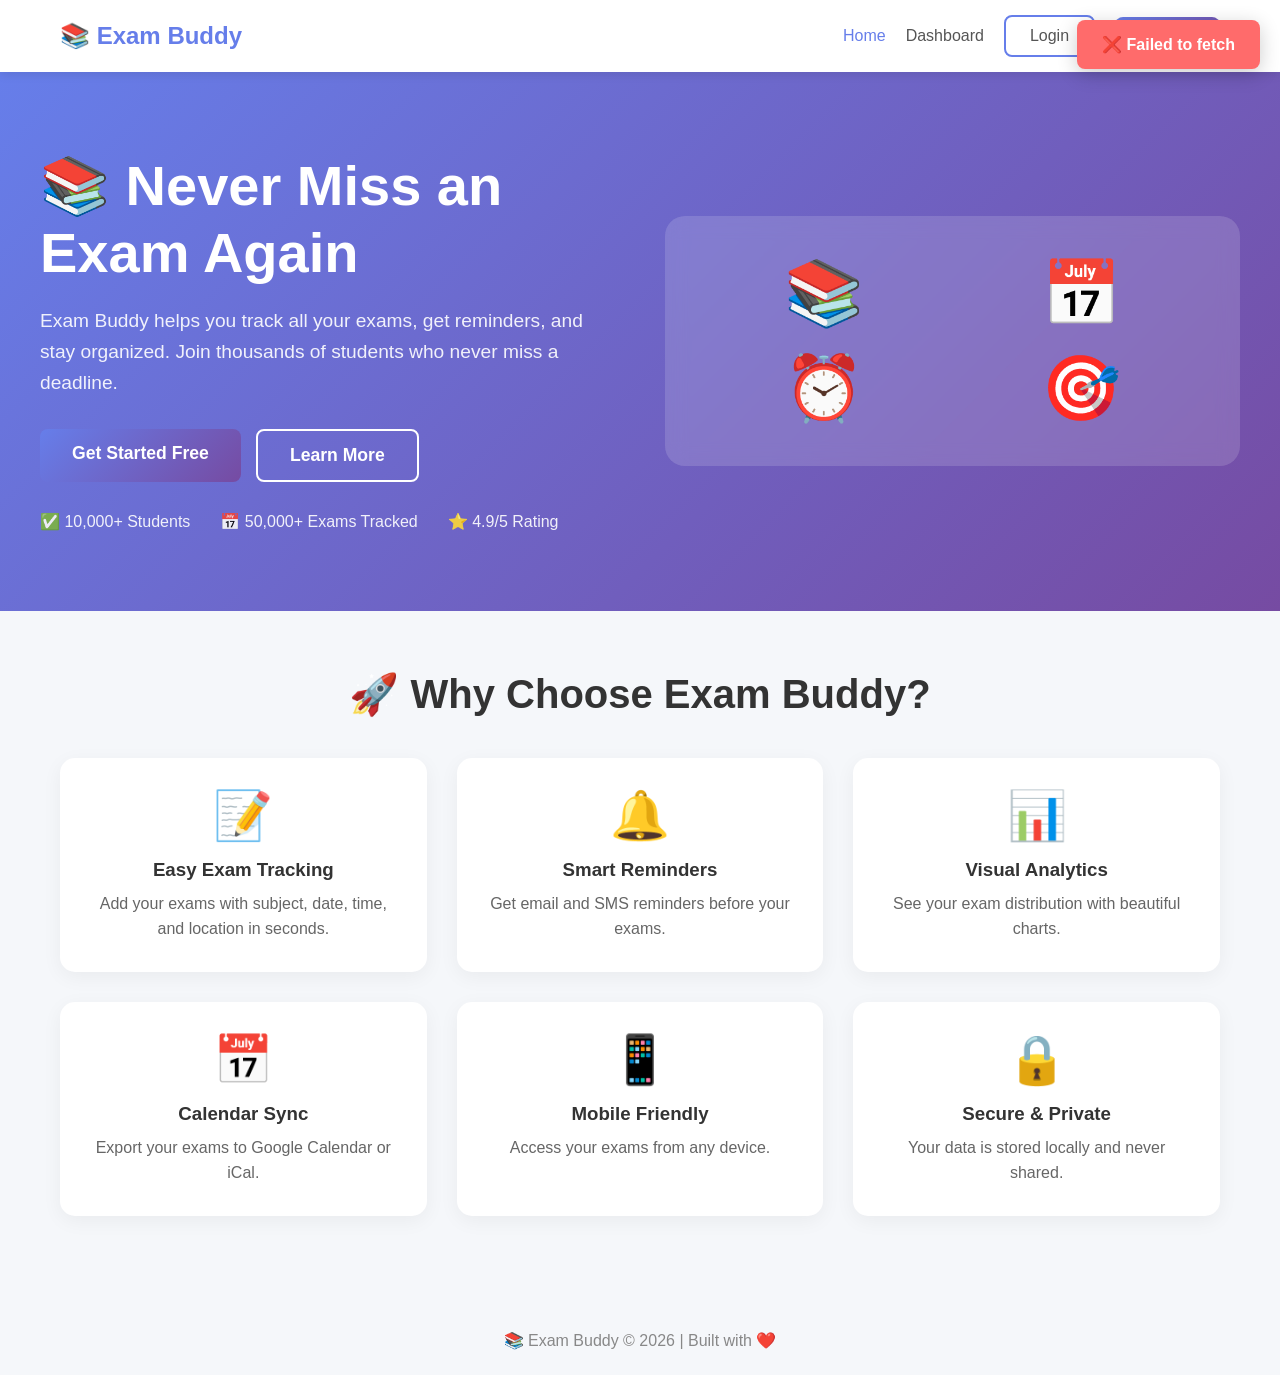
<file: frontend/index.html>
<!DOCTYPE html>
<html lang="en">
<head>
    <meta charset="UTF-8" />
    <meta name="viewport" content="width=device-width, initial-scale=1.0" />
    <title>Exam Buddy - Home</title>
    <link rel="stylesheet" href="style.css" />
</head>
<body>
    <!-- Navigation -->
    <nav class="navbar">
        <div class="nav-container">
            <div class="nav-logo">
                <span>📚 Exam Buddy</span>
            </div>
            <ul class="nav-links">
                <li><a href="index.html" class="active">Home</a></li>
                <li><a href="dashboard.html">Dashboard</a></li>
                <li><a href="login.html" class="btn btn-outline">Login</a></li>
                <li><a href="signup.html" class="btn btn-primary">Sign Up</a></li>
            </ul>
        </div>
    </nav>

    <!-- Hero Section -->
    <section class="hero">
        <div class="hero-container">
            <div class="hero-content">
                <h1>📚 Never Miss an Exam Again</h1>
                <p>
                    Exam Buddy helps you track all your exams, get reminders,
                    and stay organized. Join thousands of students who never
                    miss a deadline.
                </p>
                <div class="hero-buttons">
                    <a href="signup.html" class="btn btn-primary btn-large">Get Started Free</a>
                    <a href="#features" class="btn btn-outline btn-large">Learn More</a>
                </div>
                <div class="hero-stats">
                    <span>✅ 10,000+ Students</span>
                    <span>📅 50,000+ Exams Tracked</span>
                    <span>⭐ 4.9/5 Rating</span>
                </div>
            </div>
            <div class="hero-image">
                <div class="hero-illustration">
                    <span>📚</span>
                    <span>📅</span>
                    <span>⏰</span>
                    <span>🎯</span>
                </div>
            </div>
        </div>
    </section>

    <!-- Features Section -->
    <section id="features" class="features">
        <h2>🚀 Why Choose Exam Buddy?</h2>
        <div class="features-grid">
            <div class="feature-card">
                <div class="feature-icon">📝</div>
                <h3>Easy Exam Tracking</h3>
                <p>Add your exams with subject, date, time, and location in seconds.</p>
            </div>
            <div class="feature-card">
                <div class="feature-icon">🔔</div>
                <h3>Smart Reminders</h3>
                <p>Get email and SMS reminders before your exams.</p>
            </div>
            <div class="feature-card">
                <div class="feature-icon">📊</div>
                <h3>Visual Analytics</h3>
                <p>See your exam distribution with beautiful charts.</p>
            </div>
            <div class="feature-card">
                <div class="feature-icon">📅</div>
                <h3>Calendar Sync</h3>
                <p>Export your exams to Google Calendar or iCal.</p>
            </div>
            <div class="feature-card">
                <div class="feature-icon">📱</div>
                <h3>Mobile Friendly</h3>
                <p>Access your exams from any device.</p>
            </div>
            <div class="feature-card">
                <div class="feature-icon">🔒</div>
                <h3>Secure & Private</h3>
                <p>Your data is stored locally and never shared.</p>
            </div>
        </div>
    </section>

    <!-- Footer -->
    <footer>
        <p>📚 Exam Buddy &copy; 2026 | Built with ❤️</p>
    </footer>

    <script src="script.js"></script>
</body>
</html>
</file>
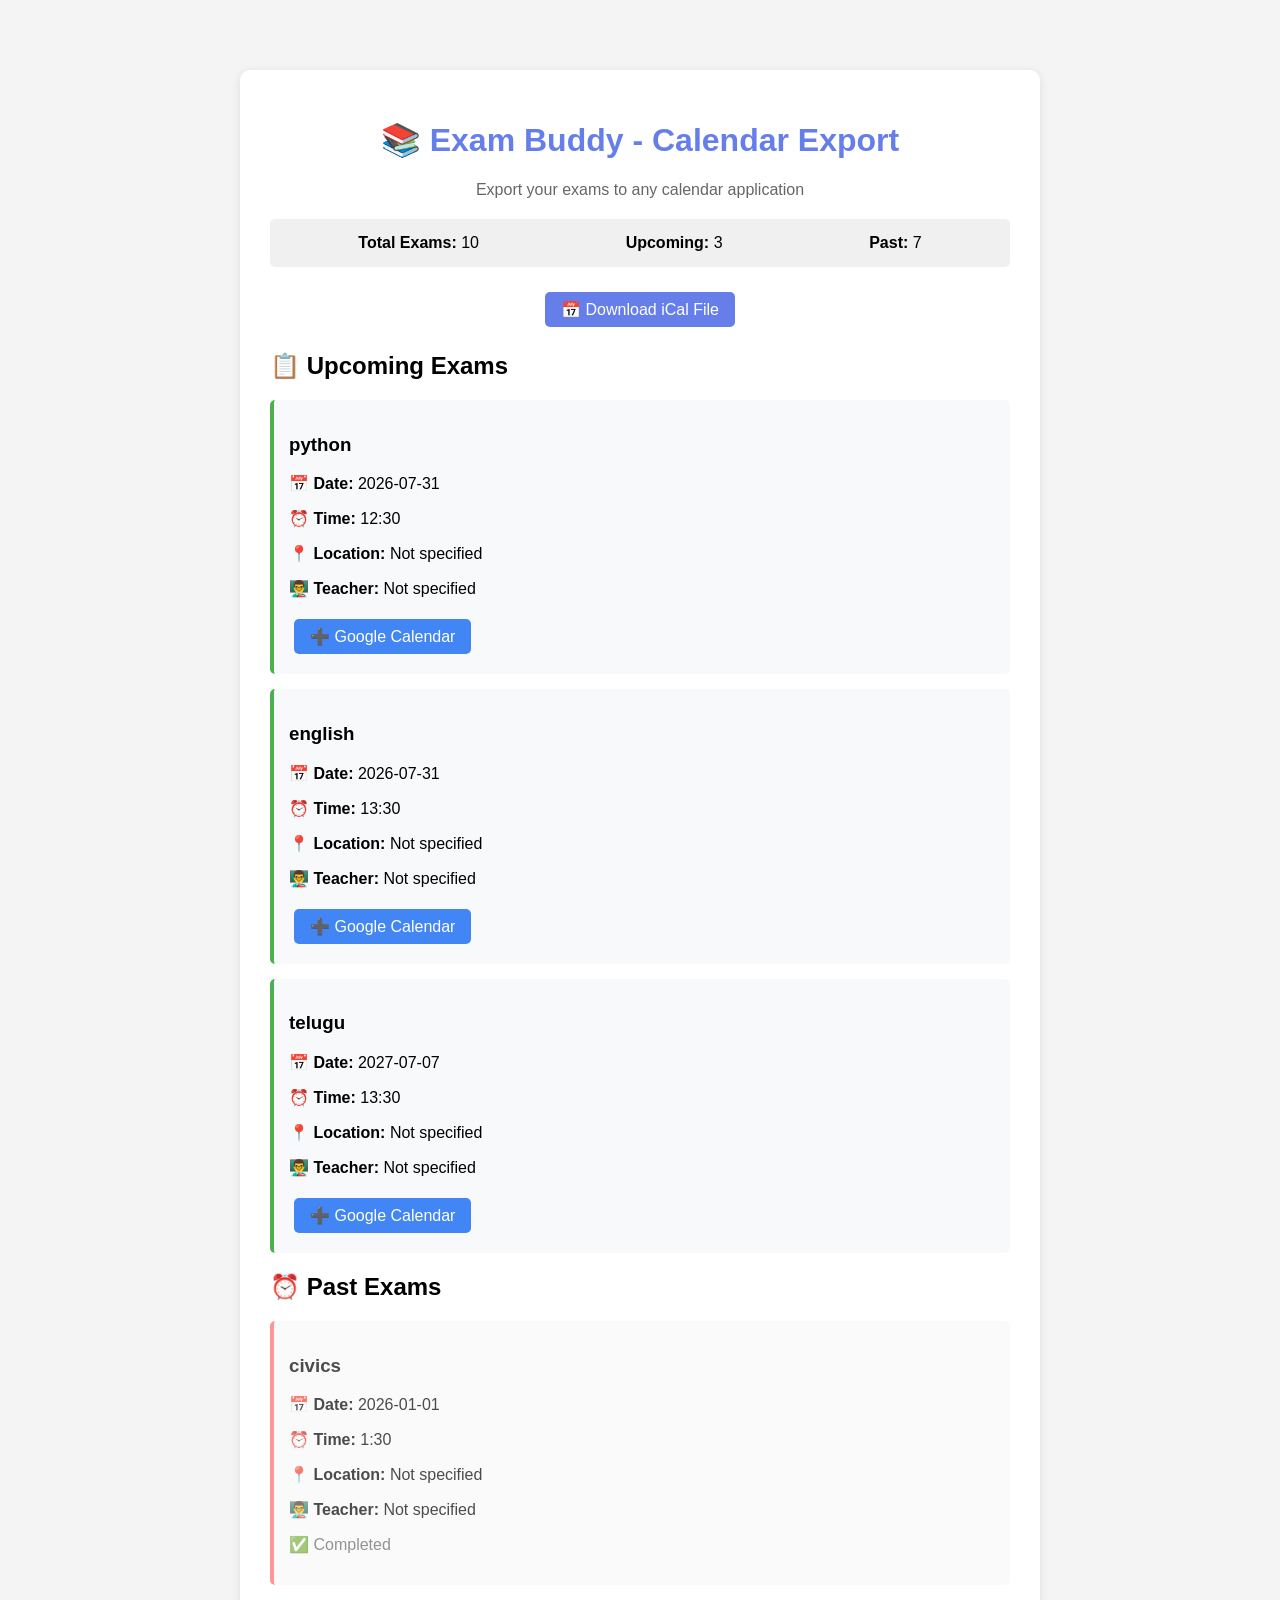
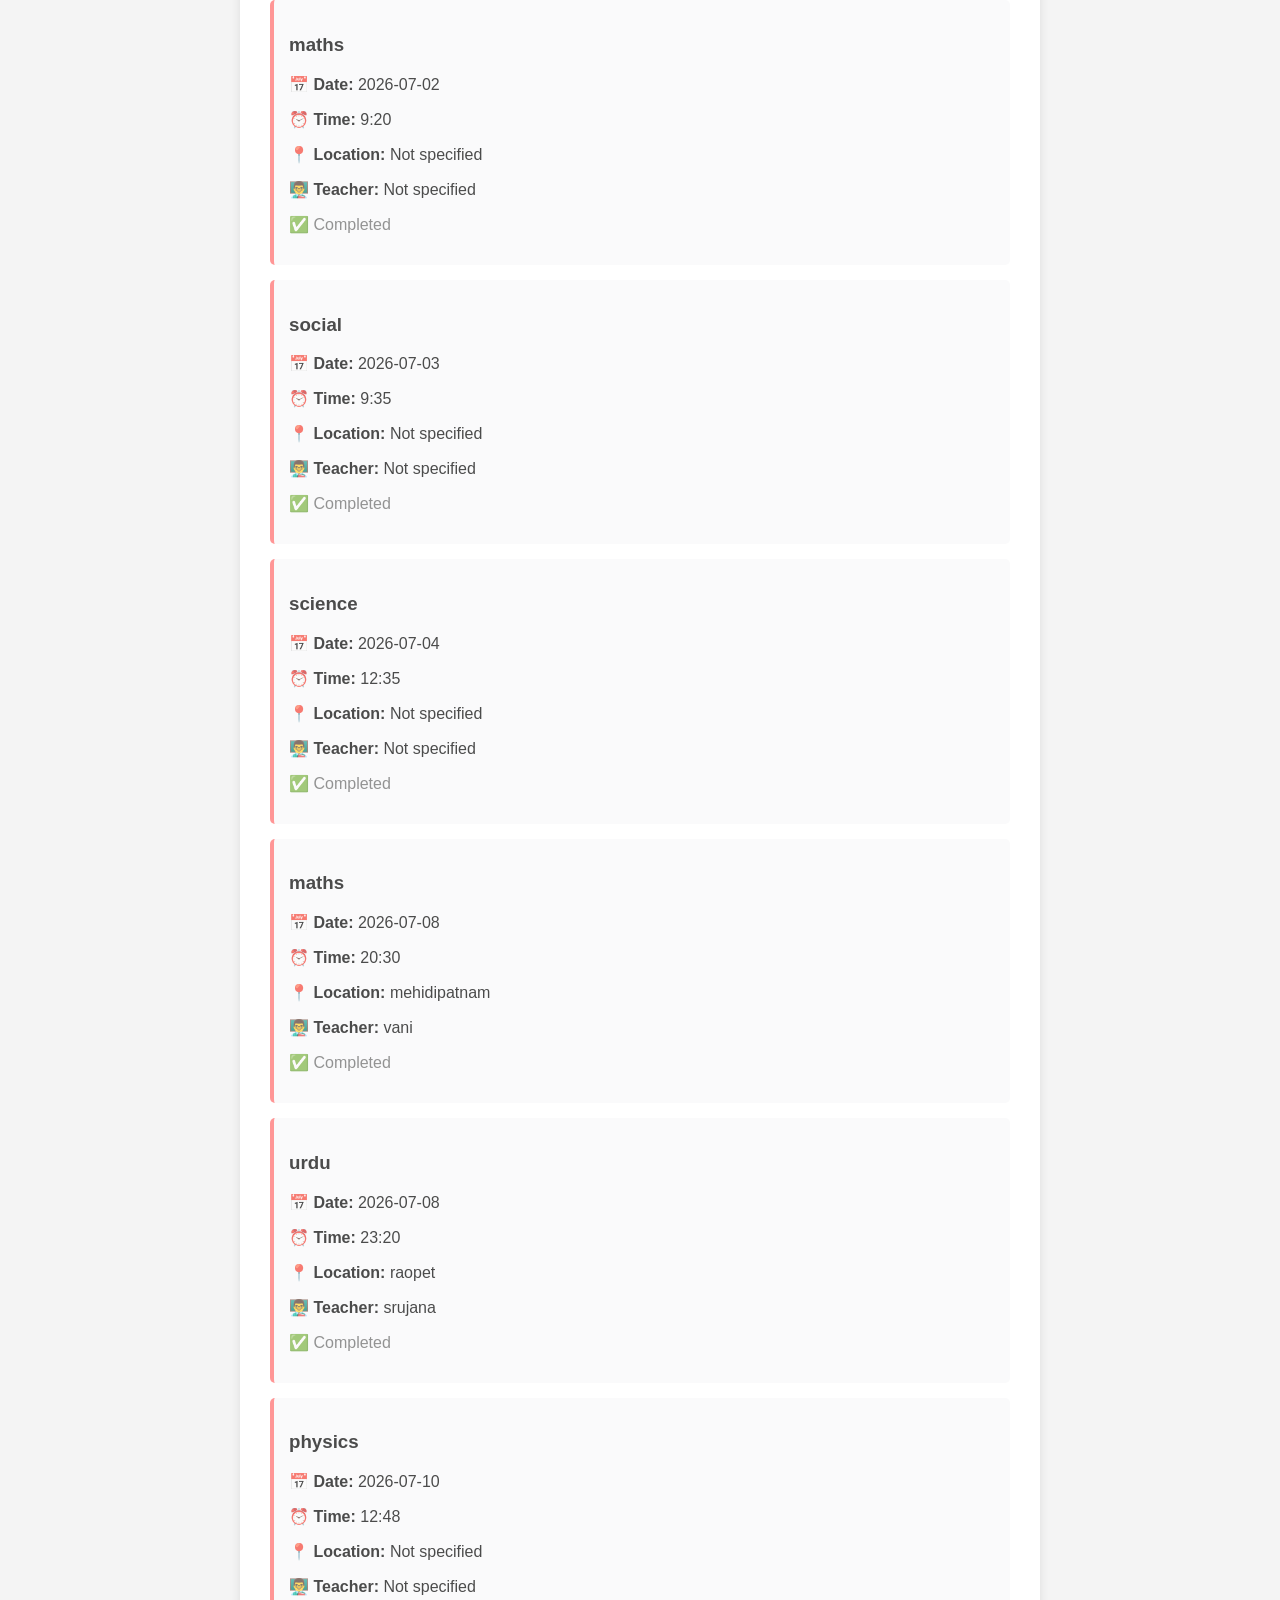
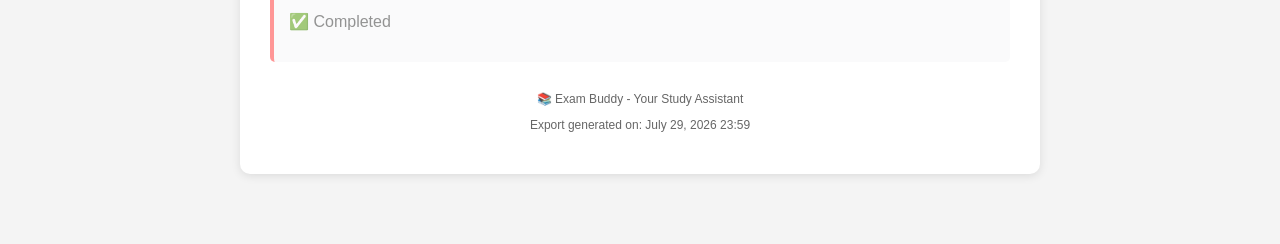
<file: backend/calendar_export.html>
<!DOCTYPE html>
<html lang="en">
<head>
    <meta charset="UTF-8">
    <meta name="viewport" content="width=device-width, initial-scale=1.0">
    <title>Exam Buddy - Calendar Export</title>
    <style>
        body {
            font-family: Arial, sans-serif;
            max-width: 800px;
            margin: 50px auto;
            padding: 20px;
            background-color: #f4f4f4;
        }
        .container {
            background-color: white;
            padding: 30px;
            border-radius: 10px;
            box-shadow: 0 2px 10px rgba(0,0,0,0.1);
        }
        h1 {
            color: #667eea;
            text-align: center;
        }
        .exam-item {
            border-left: 4px solid #667eea;
            padding: 15px;
            margin: 15px 0;
            background-color: #f8f9fa;
            border-radius: 5px;
        }
        .exam-item.upcoming {
            border-left-color: #4CAF50;
        }
        .exam-item.past {
            border-left-color: #FF6B6B;
            opacity: 0.7;
        }
        .btn {
            display: inline-block;
            padding: 8px 16px;
            margin: 5px;
            background-color: #667eea;
            color: white;
            text-decoration: none;
            border-radius: 5px;
            border: none;
            cursor: pointer;
        }
        .btn-google {
            background-color: #4285F4;
        }
        .btn-outlook {
            background-color: #0078D4;
        }
        .btn-apple {
            background-color: #555555;
        }
        .btn:hover {
            opacity: 0.8;
        }
        .footer {
            text-align: center;
            margin-top: 30px;
            color: #666;
            font-size: 12px;
        }
        .stats {
            display: flex;
            justify-content: space-around;
            background-color: #f0f0f0;
            padding: 15px;
            border-radius: 5px;
            margin: 20px 0;
        }
    </style>
</head>
<body>
    <div class="container">
        <h1>📚 Exam Buddy - Calendar Export</h1>
        <p style="text-align: center; color: #666;">Export your exams to any calendar application</p>
        
        <div class="stats">
            <div><strong>Total Exams:</strong> 10</div>
            <div><strong>Upcoming:</strong> 3</div>
            <div><strong>Past:</strong> 7</div>
        </div>
        
        <div style="text-align: center; margin: 20px 0;">
            <a href="exam_schedule.ics" class="btn">📅 Download iCal File</a>
        </div>
        
        <h2>📋 Upcoming Exams</h2>

        <div class="exam-item upcoming">
            <h3>python</h3>
            <p><strong>📅 Date:</strong> 2026-07-31</p>
            <p><strong>⏰ Time:</strong> 12:30</p>
            <p><strong>📍 Location:</strong> Not specified</p>
            <p><strong>👨‍🏫 Teacher:</strong> Not specified</p>
            <div style="margin-top: 10px;">
                <a href="https://calendar.google.com/calendar/render?action=TEMPLATE&text=Exam: python&dates=20260731T123000/20260731T143000&details=Subject:+python

Good+luck+with+your+exam!+💪" target="_blank" class="btn btn-google">➕ Google Calendar</a>
            </div>
        </div>

        <div class="exam-item upcoming">
            <h3>english</h3>
            <p><strong>📅 Date:</strong> 2026-07-31</p>
            <p><strong>⏰ Time:</strong> 13:30</p>
            <p><strong>📍 Location:</strong> Not specified</p>
            <p><strong>👨‍🏫 Teacher:</strong> Not specified</p>
            <div style="margin-top: 10px;">
                <a href="https://calendar.google.com/calendar/render?action=TEMPLATE&text=Exam: english&dates=20260731T133000/20260731T153000&details=Subject:+english

Good+luck+with+your+exam!+💪" target="_blank" class="btn btn-google">➕ Google Calendar</a>
            </div>
        </div>

        <div class="exam-item upcoming">
            <h3>telugu</h3>
            <p><strong>📅 Date:</strong> 2027-07-07</p>
            <p><strong>⏰ Time:</strong> 13:30</p>
            <p><strong>📍 Location:</strong> Not specified</p>
            <p><strong>👨‍🏫 Teacher:</strong> Not specified</p>
            <div style="margin-top: 10px;">
                <a href="https://calendar.google.com/calendar/render?action=TEMPLATE&text=Exam: telugu&dates=20270707T133000/20270707T153000&details=Subject:+telugu

Good+luck+with+your+exam!+💪" target="_blank" class="btn btn-google">➕ Google Calendar</a>
            </div>
        </div>

        <h2>⏰ Past Exams</h2>

        <div class="exam-item past">
            <h3>civics</h3>
            <p><strong>📅 Date:</strong> 2026-01-01</p>
            <p><strong>⏰ Time:</strong> 1:30</p>
            <p><strong>📍 Location:</strong> Not specified</p>
            <p><strong>👨‍🏫 Teacher:</strong> Not specified</p>
            <p style="color: #666;">✅ Completed</p>
        </div>

        <div class="exam-item past">
            <h3>maths</h3>
            <p><strong>📅 Date:</strong> 2026-07-02</p>
            <p><strong>⏰ Time:</strong> 9:20</p>
            <p><strong>📍 Location:</strong> Not specified</p>
            <p><strong>👨‍🏫 Teacher:</strong> Not specified</p>
            <p style="color: #666;">✅ Completed</p>
        </div>

        <div class="exam-item past">
            <h3>social</h3>
            <p><strong>📅 Date:</strong> 2026-07-03</p>
            <p><strong>⏰ Time:</strong> 9:35</p>
            <p><strong>📍 Location:</strong> Not specified</p>
            <p><strong>👨‍🏫 Teacher:</strong> Not specified</p>
            <p style="color: #666;">✅ Completed</p>
        </div>

        <div class="exam-item past">
            <h3>science</h3>
            <p><strong>📅 Date:</strong> 2026-07-04</p>
            <p><strong>⏰ Time:</strong> 12:35</p>
            <p><strong>📍 Location:</strong> Not specified</p>
            <p><strong>👨‍🏫 Teacher:</strong> Not specified</p>
            <p style="color: #666;">✅ Completed</p>
        </div>

        <div class="exam-item past">
            <h3>maths</h3>
            <p><strong>📅 Date:</strong> 2026-07-08</p>
            <p><strong>⏰ Time:</strong> 20:30</p>
            <p><strong>📍 Location:</strong> mehidipatnam</p>
            <p><strong>👨‍🏫 Teacher:</strong> vani</p>
            <p style="color: #666;">✅ Completed</p>
        </div>

        <div class="exam-item past">
            <h3>urdu</h3>
            <p><strong>📅 Date:</strong> 2026-07-08</p>
            <p><strong>⏰ Time:</strong> 23:20</p>
            <p><strong>📍 Location:</strong> raopet</p>
            <p><strong>👨‍🏫 Teacher:</strong> srujana</p>
            <p style="color: #666;">✅ Completed</p>
        </div>

        <div class="exam-item past">
            <h3>physics</h3>
            <p><strong>📅 Date:</strong> 2026-07-10</p>
            <p><strong>⏰ Time:</strong> 12:48</p>
            <p><strong>📍 Location:</strong> Not specified</p>
            <p><strong>👨‍🏫 Teacher:</strong> Not specified</p>
            <p style="color: #666;">✅ Completed</p>
        </div>

        <div class="footer">
            <p>📚 Exam Buddy - Your Study Assistant</p>
            <p>Export generated on: July 29, 2026 23:59</p>
        </div>
    </div>
</body>
</html>
</file>
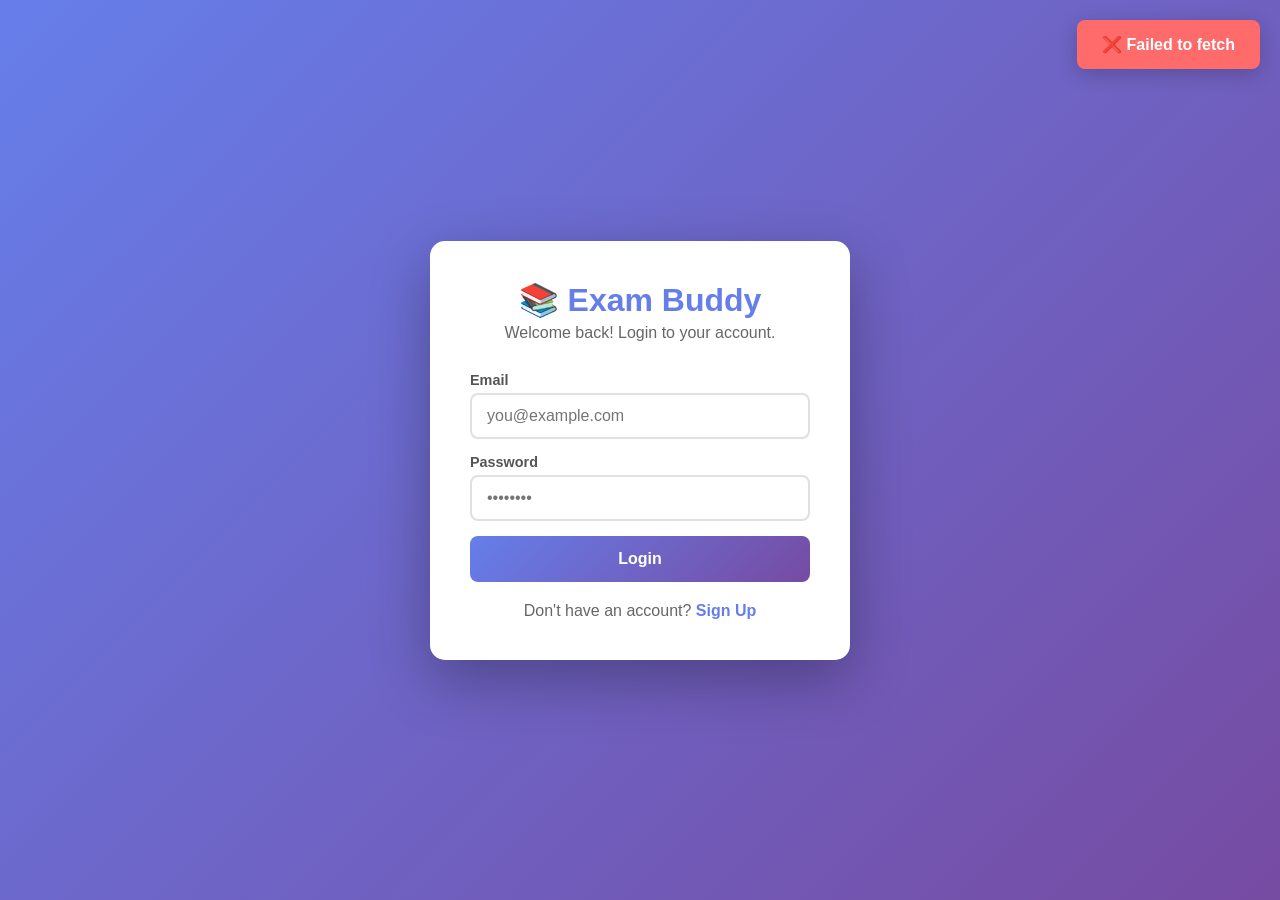
<file: frontend/dashboard.html>
<!DOCTYPE html>
<html lang="en">
<head>
    <meta charset="UTF-8" />
    <meta name="viewport" content="width=device-width, initial-scale=1.0" />
    <title>Exam Buddy - Dashboard</title>
    <link rel="stylesheet" href="style.css" />
</head>
<body>
    <!-- Navigation -->
    <nav class="navbar">
        <div class="nav-container">
            <div class="nav-logo">
                <span>📚 Exam Buddy</span>
            </div>
            <ul class="nav-links">
                <li><a href="index.html">Home</a></li>
                <li><a href="dashboard.html" class="active">Dashboard</a></li>
                <li><a href="#" onclick="logout()" class="btn btn-outline">Logout</a></li>
            </ul>
        </div>
    </nav>

    <!-- Dashboard Content -->
    <div class="dashboard">
        <div class="dashboard-header">
            <h1>📋 Your Dashboard</h1>
            <p>Welcome back, Student! Here's your exam overview.</p>
        </div>

        <!-- Stats Cards -->
        <div class="stats-grid">
            <div class="stat-card">
                <div class="stat-number" id="statTotal">0</div>
                <div class="stat-label">Total Exams</div>
            </div>
            <div class="stat-card stat-upcoming">
                <div class="stat-number" id="statUpcoming">0</div>
                <div class="stat-label">Upcoming</div>
            </div>
            <div class="stat-card stat-today">
                <div class="stat-number" id="statToday">0</div>
                <div class="stat-label">Today</div>
            </div>
            <div class="stat-card stat-past">
                <div class="stat-number" id="statPast">0</div>
                <div class="stat-label">Completed</div>
            </div>
        </div>

        <!-- Main App -->
        <div class="app-container">
            <!-- Left Panel: Add Exam -->
            <div class="panel add-panel">
                <h2>📝 Add New Exam</h2>
                <form id="examForm">
                    <div class="form-group">
                        <label for="subject">Subject *</label>
                        <input type="text" id="subject" placeholder="e.g., Mathematics" required />
                    </div>
                    <div class="form-group">
                        <label for="date">Date *</label>
                        <input type="date" id="date" required />
                    </div>
                    <div class="form-group">
                        <label for="time">Time *</label>
                        <input type="time" id="time" required />
                    </div>
                    <div class="form-group">
                        <label for="location">Location</label>
                        <input type="text" id="location" placeholder="e.g., Room 201" />
                    </div>
                    <div class="form-group">
                        <label for="teacher">Teacher</label>
                        <input type="text" id="teacher" placeholder="e.g., Mr. Smith" />
                    </div>
                    <button type="submit" class="btn btn-primary">➕ Add Exam</button>
                    <button type="button" class="btn btn-secondary" onclick="clearForm()">🗑️ Clear</button>
                </form>
            </div>

            <!-- Right Panel: Exam List -->
            <div class="panel list-panel">
                <h2>📋 Your Exams</h2>

                <div class="filter-bar">
                    <button class="filter-btn active" onclick="filterExams('all')">📋 All</button>
                    <button class="filter-btn" onclick="filterExams('upcoming')">🎯 Upcoming</button>
                    <button class="filter-btn" onclick="filterExams('past')">⏰ Past</button>
                    <button class="filter-btn" onclick="filterExams('today')">📅 Today</button>
                </div>

                <div class="search-bar">
                    <input type="text" id="searchInput" placeholder="🔍 Search exams..." oninput="searchExams()" />
                    <button onclick="clearSearch()">✕</button>
                </div>

                <div id="examList">
                    <p class="empty-state">📭 No exams yet. Add your first exam above!</p>
                </div>

                <div class="stats-bar">
                    <span id="totalExams">Total: 0 exams</span>
                    <span id="upcomingCount">Upcoming: 0</span>
                    <span id="pastCount">Past: 0</span>
                </div>
            </div>
        </div>

        <!-- ============================================ -->
        <!-- DAY 18: DATA MANAGEMENT BUTTONS              -->
        <!-- ADD THIS SECTION HERE                       -->
        <!-- ============================================ -->
        <div class="data-management">
            <button class="btn btn-primary" onclick="exportExams()">💾 Export JSON</button>
            <button class="btn btn-secondary" onclick="importExams()">📂 Import JSON</button>
            <button class="btn btn-secondary" onclick="createBackup()">💿 Backup</button>
            <button class="btn btn-secondary" onclick="restoreFromBackup()">🔄 Restore</button>
            <button class="btn btn-danger" onclick="clearAllData()">🗑️ Clear All</button>
            <button class="btn btn-secondary" onclick="showDataStats()">📊 Stats</button>
        </div>
        <!-- ============================================ -->
        <!-- END DAY 18 SECTION                          -->
        <!-- ============================================ -->

    </div>
    
    <!-- Day 19: Notification Controls -->
<div class="notification-controls">
    <button class="btn btn-primary" onclick="enableNotifications()">🔔 Enable Notifications</button>
    <button class="btn btn-secondary" onclick="manualReminderCheck()">🔍 Check Reminders Now</button>
    <button class="btn btn-secondary" onclick="showNotificationSettings()">⚙️ Settings</button>
    <button class="btn btn-secondary" onclick="clearReminderHistory()">🧹 Clear History</button>
</div>

    <!-- Footer -->
    <footer>
        <p>📚 Exam Buddy &copy; 2026 | Built with ❤️</p>
    </footer>

    <script src="script.js"></script>
</body>
</html>
</file>
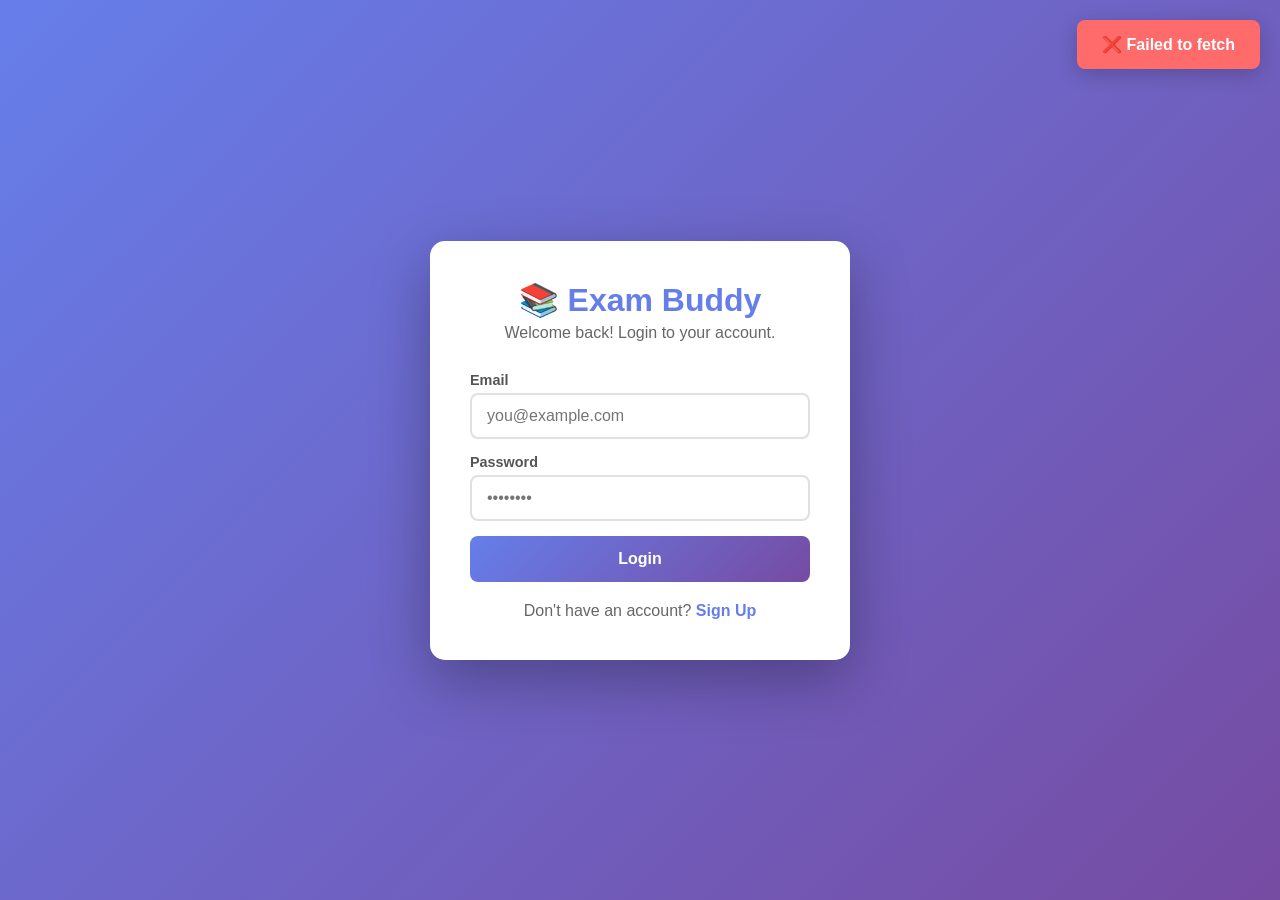
<file: frontend/login.html>
<!DOCTYPE html>
<html lang="en">
<head>
    <meta charset="UTF-8" />
    <meta name="viewport" content="width=device-width, initial-scale=1.0" />
    <title>Exam Buddy - Login</title>
    <link rel="stylesheet" href="style.css" />
</head>
<body>
    <div class="auth-container">
        <div class="auth-card">
            <div class="auth-header">
                <h1>📚 Exam Buddy</h1>
                <p>Welcome back! Login to your account.</p>
            </div>

            <form id="loginForm" onsubmit="handleLogin(event)">
                <div class="form-group">
                    <label for="loginEmail">Email</label>
                    <input type="email" id="loginEmail" placeholder="you@example.com" required />
                </div>
                <div class="form-group">
                    <label for="loginPassword">Password</label>
                    <input type="password" id="loginPassword" placeholder="••••••••" required />
                </div>
                <button type="submit" class="btn btn-primary btn-block">Login</button>
            </form>

            <p class="auth-link">
                Don't have an account? <a href="signup.html">Sign Up</a>
            </p>
        </div>
    </div>

    <script src="script.js"></script>
</body>
</html>
</file>
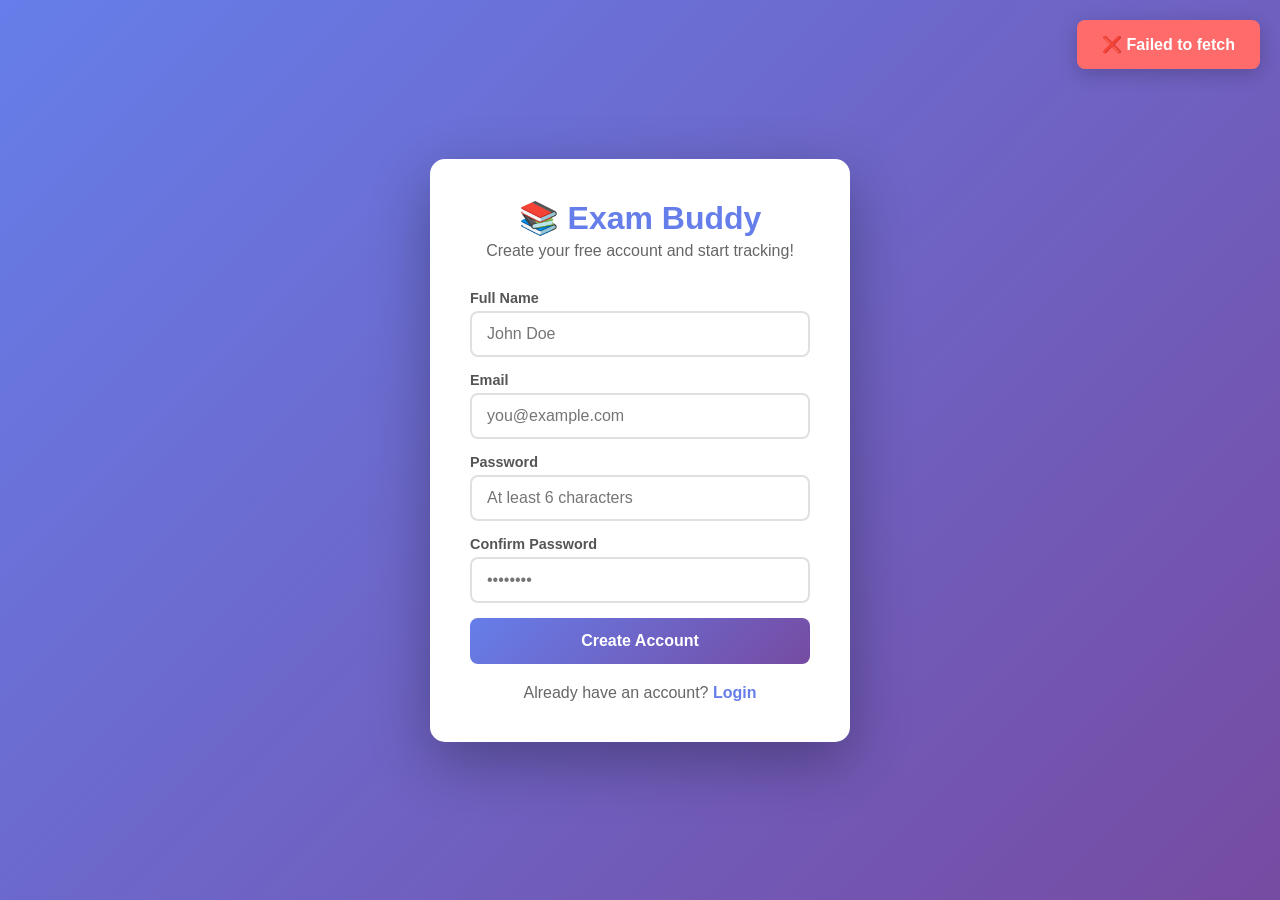
<file: frontend/signup.html>
<!DOCTYPE html>
<html lang="en">
<head>
    <meta charset="UTF-8" />
    <meta name="viewport" content="width=device-width, initial-scale=1.0" />
    <title>Exam Buddy - Sign Up</title>
    <link rel="stylesheet" href="style.css" />
</head>
<body>
    <div class="auth-container">
        <div class="auth-card">
            <div class="auth-header">
                <h1>📚 Exam Buddy</h1>
                <p>Create your free account and start tracking!</p>
            </div>

            <form id="signupForm" onsubmit="handleSignup(event)">
                <div class="form-group">
                    <label for="signupName">Full Name</label>
                    <input type="text" id="signupName" placeholder="John Doe" required />
                </div>
                <div class="form-group">
                    <label for="signupEmail">Email</label>
                    <input type="email" id="signupEmail" placeholder="you@example.com" required />
                </div>
                <div class="form-group">
                    <label for="signupPassword">Password</label>
                    <input type="password" id="signupPassword" placeholder="At least 6 characters" required minlength="6" />
                </div>
                <div class="form-group">
                    <label for="signupConfirm">Confirm Password</label>
                    <input type="password" id="signupConfirm" placeholder="••••••••" required />
                </div>
                <button type="submit" class="btn btn-primary btn-block">Create Account</button>
            </form>

            <p class="auth-link">
                Already have an account? <a href="login.html">Login</a>
            </p>
        </div>
    </div>

    <script src="script.js"></script>
</body>
</html>
</file>
<file: frontend/style.css>
/* ============================================
   EXAM BUDDY - PROFESSIONAL STYLING
   Complete Website Styling (Fixed)
   ============================================ */

/* ===== RESET ===== */
* {
    margin: 0;
    padding: 0;
    box-sizing: border-box;
}

body {
    font-family: 'Segoe UI', Tahoma, Geneva, Verdana, sans-serif;
    background: #f5f7fa;
    color: #333;
    min-height: 100vh;
}

/* ===== NAVIGATION ===== */
.navbar {
    background: white;
    box-shadow: 0 2px 10px rgba(0,0,0,0.1);
    padding: 15px 0;
    position: sticky;
    top: 0;
    z-index: 100;
}

.nav-container {
    max-width: 1200px;
    margin: 0 auto;
    display: flex;
    justify-content: space-between;
    align-items: center;
    padding: 0 20px;
}

.nav-logo {
    font-size: 1.5rem;
    font-weight: 700;
    color: #667eea;
}

.nav-links {
    display: flex;
    list-style: none;
    gap: 20px;
    align-items: center;
}

.nav-links a {
    text-decoration: none;
    color: #555;
    font-weight: 500;
    transition: color 0.3s ease;
}

.nav-links a:hover,
.nav-links a.active {
    color: #667eea;
}

/* ===== BUTTONS ===== */
.btn {
    padding: 10px 24px;
    border: none;
    border-radius: 8px;
    font-weight: 600;
    font-size: 1rem;
    cursor: pointer;
    transition: all 0.3s ease;
    text-decoration: none;
    display: inline-block;
}

.btn-primary {
    background: linear-gradient(135deg, #667eea, #764ba2);
    color: white;
}

.btn-primary:hover {
    transform: translateY(-2px);
    box-shadow: 0 5px 20px rgba(102, 126, 234, 0.4);
}

.btn-outline {
    background: transparent;
    color: #667eea;
    border: 2px solid #667eea;
}

.btn-outline:hover {
    background: #667eea;
    color: white;
}

.btn-large {
    padding: 14px 32px;
    font-size: 1.1rem;
}

.btn-block {
    width: 100%;
    padding: 14px;
}

.btn-secondary {
    background: #e8e8e8;
    color: #555;
}

.btn-secondary:hover {
    background: #d5d5d5;
}

/* ===== HERO SECTION ===== */
.hero {
    background: linear-gradient(135deg, #667eea 0%, #764ba2 100%);
    padding: 80px 20px;
    min-height: 500px;
    display: flex;
    align-items: center;
}

.hero-container {
    max-width: 1200px;
    margin: 0 auto;
    display: grid;
    grid-template-columns: 1fr 1fr;
    gap: 50px;
    align-items: center;
}

.hero-content h1 {
    font-size: 3.5rem;
    color: white;
    margin-bottom: 20px;
    line-height: 1.2;
}

.hero-content p {
    font-size: 1.2rem;
    color: rgba(255,255,255,0.9);
    margin-bottom: 30px;
    line-height: 1.6;
}

.hero-buttons {
    display: flex;
    gap: 15px;
    flex-wrap: wrap;
    margin-bottom: 30px;
}

.hero-buttons .btn-outline {
    border-color: white;
    color: white;
}

.hero-buttons .btn-outline:hover {
    background: white;
    color: #667eea;
}

.hero-stats {
    display: flex;
    gap: 30px;
    color: rgba(255,255,255,0.9);
    font-weight: 500;
}

.hero-illustration {
    display: grid;
    grid-template-columns: 1fr 1fr;
    gap: 20px;
    font-size: 4rem;
    text-align: center;
    background: rgba(255,255,255,0.15);
    padding: 40px;
    border-radius: 20px;
    -webkit-backdrop-filter: blur(10px);
    backdrop-filter: blur(10px);
}

/* ===== FEATURES ===== */
.features {
    padding: 60px 20px;
    max-width: 1200px;
    margin: 0 auto;
}

.features h2 {
    text-align: center;
    font-size: 2.5rem;
    margin-bottom: 40px;
    color: #333;
}

.features-grid {
    display: grid;
    grid-template-columns: repeat(3, 1fr);
    gap: 30px;
}

.feature-card {
    background: white;
    padding: 30px;
    border-radius: 15px;
    text-align: center;
    box-shadow: 0 5px 20px rgba(0,0,0,0.05);
    transition: all 0.3s ease;
}

.feature-card:hover {
    transform: translateY(-5px);
    box-shadow: 0 10px 30px rgba(0,0,0,0.1);
}

.feature-icon {
    font-size: 3rem;
    margin-bottom: 15px;
}

.feature-card h3 {
    margin-bottom: 10px;
    color: #333;
}

.feature-card p {
    color: #666;
    line-height: 1.6;
}

/* ===== AUTH PAGES ===== */
.auth-container {
    display: flex;
    justify-content: center;
    align-items: center;
    min-height: 100vh;
    background: linear-gradient(135deg, #667eea, #764ba2);
    padding: 20px;
}

.auth-card {
    background: white;
    padding: 40px;
    border-radius: 15px;
    max-width: 420px;
    width: 100%;
    box-shadow: 0 20px 60px rgba(0,0,0,0.3);
}

.auth-header {
    text-align: center;
    margin-bottom: 30px;
}

.auth-header h1 {
    color: #667eea;
    font-size: 2rem;
}

.auth-header p {
    color: #666;
    margin-top: 5px;
}

.auth-link {
    text-align: center;
    margin-top: 20px;
    color: #666;
}

.auth-link a {
    color: #667eea;
    text-decoration: none;
    font-weight: 600;
}

.auth-link a:hover {
    text-decoration: underline;
}

/* ===== DASHBOARD ===== */
.dashboard {
    max-width: 1200px;
    margin: 0 auto;
    padding: 30px 20px;
}

.dashboard-header {
    margin-bottom: 30px;
}

.dashboard-header h1 {
    font-size: 2.2rem;
    color: #333;
}

.dashboard-header p {
    color: #666;
}

/* ===== STATS GRID ===== */
.stats-grid {
    display: grid;
    grid-template-columns: repeat(4, 1fr);
    gap: 20px;
    margin-bottom: 30px;
}

.stat-card {
    background: white;
    padding: 20px;
    border-radius: 12px;
    text-align: center;
    box-shadow: 0 2px 10px rgba(0,0,0,0.05);
}

.stat-number {
    font-size: 2.5rem;
    font-weight: 700;
    color: #667eea;
}

.stat-label {
    color: #666;
    font-weight: 500;
    margin-top: 5px;
}

.stat-upcoming .stat-number {
    color: #4CAF50;
}

.stat-today .stat-number {
    color: #FF9800;
}

.stat-past .stat-number {
    color: #ff6b6b;
}

/* ===== APP CONTAINER ===== */
.app-container {
    display: grid;
    grid-template-columns: 1fr 1.5fr;
    gap: 25px;
}

.panel {
    background: white;
    border-radius: 15px;
    padding: 25px;
    box-shadow: 0 2px 10px rgba(0,0,0,0.05);
}

.panel h2 {
    color: #333;
    margin-bottom: 20px;
    padding-bottom: 10px;
    border-bottom: 2px solid #667eea;
}

/* ===== FORM ===== */
.form-group {
    margin-bottom: 15px;
}

.form-group label {
    display: block;
    font-weight: 600;
    margin-bottom: 5px;
    color: #555;
    font-size: 0.9rem;
}

.form-group input {
    width: 100%;
    padding: 12px 15px;
    border: 2px solid #e0e0e0;
    border-radius: 8px;
    font-size: 1rem;
    transition: border-color 0.3s ease;
}

.form-group input:focus {
    outline: none;
    border-color: #667eea;
}

/* ===== FILTER BAR ===== */
.filter-bar {
    display: flex;
    gap: 10px;
    margin-bottom: 15px;
    flex-wrap: wrap;
}

.filter-btn {
    padding: 8px 16px;
    border: 2px solid #667eea;
    background: transparent;
    color: #667eea;
    border-radius: 20px;
    cursor: pointer;
    font-weight: 600;
    transition: all 0.3s ease;
}

.filter-btn:hover,
.filter-btn.active {
    background: #667eea;
    color: white;
}

/* ===== SEARCH BAR ===== */
.search-bar {
    display: flex;
    gap: 10px;
    margin-bottom: 20px;
}

.search-bar input {
    flex: 1;
    padding: 10px 15px;
    border: 2px solid #e0e0e0;
    border-radius: 8px;
    font-size: 1rem;
}

.search-bar input:focus {
    outline: none;
    border-color: #667eea;
}

.search-bar button {
    padding: 10px 15px;
    border: none;
    background: #ff6b6b;
    color: white;
    border-radius: 8px;
    cursor: pointer;
    font-weight: 600;
}

.search-bar button:hover {
    background: #e55a5a;
}

/* ===== EXAM LIST ===== */
#examList {
    min-height: 200px;
    max-height: 350px;
    overflow-y: auto;
}

.exam-item {
    background: #f8f9fa;
    border-left: 4px solid #667eea;
    padding: 12px 15px;
    margin-bottom: 10px;
    border-radius: 5px;
    display: flex;
    justify-content: space-between;
    align-items: center;
    transition: all 0.3s ease;
}

.exam-item:hover {
    background: #eef0f5;
}

.exam-item .subject {
    font-weight: 600;
    color: #333;
}

.exam-item .date-time {
    color: #666;
    font-size: 0.9rem;
}

.status {
    font-size: 0.8rem;
    padding: 3px 12px;
    border-radius: 12px;
    font-weight: 600;
}

.status-past {
    background: #ffebee;
    color: #c62828;
}

.status-today {
    background: #e8f5e9;
    color: #2e7d32;
}

.status-upcoming {
    background: #e3f2fd;
    color: #1565c0;
}

.delete-btn {
    background: #ff6b6b;
    color: white;
    border: none;
    border-radius: 5px;
    padding: 5px 10px;
    cursor: pointer;
    transition: background 0.3s ease;
}

.delete-btn:hover {
    background: #e55a5a;
}

/* ===== STATS BAR ===== */
.stats-bar {
    display: flex;
    justify-content: space-between;
    padding: 15px 10px;
    margin-top: 20px;
    background: #f8f9fa;
    border-radius: 8px;
    font-weight: 600;
    color: #555;
}

/* ===== FOOTER ===== */
footer {
    text-align: center;
    padding: 25px;
    color: #888;
    margin-top: 30px;
}

/* ============================================
   RESPONSIVE DESIGN
   ============================================ */

@media (max-width: 992px) {
    .hero-container {
        grid-template-columns: 1fr;
        text-align: center;
    }
    
    .hero-buttons {
        justify-content: center;
    }
    
    .hero-stats {
        justify-content: center;
    }
    
    .features-grid {
        grid-template-columns: repeat(2, 1fr);
    }
    
    .stats-grid {
        grid-template-columns: repeat(2, 1fr);
    }
    
    .app-container {
        grid-template-columns: 1fr;
    }
}

@media (max-width: 768px) {
    .nav-container {
        flex-direction: column;
        gap: 15px;
    }
    
    .nav-links {
        flex-wrap: wrap;
        justify-content: center;
    }
    
    .hero-content h1 {
        font-size: 2.2rem;
    }
    
    .features-grid {
        grid-template-columns: 1fr;
    }
    
    .stats-grid {
        grid-template-columns: 1fr 1fr;
    }
    
    .hero-illustration {
        font-size: 3rem;
    }
}

@media (max-width: 480px) {
    .stats-grid {
        grid-template-columns: 1fr;
    }
    
    .auth-card {
        padding: 25px;
    }
    
    .hero-content h1 {
        font-size: 1.8rem;
    }
}
/* ===== DATA MANAGEMENT BUTTONS (DAY 18) ===== */
.data-management {
    display: flex;
    gap: 10px;
    flex-wrap: wrap;
    margin: 20px 0;
    padding: 15px;
    background: #f8f9fa;
    border-radius: 8px;
    border: 1px solid #e8e8e8;
}

.data-management .btn {
    font-size: 0.85rem;
    padding: 8px 16px;
}

.btn-danger {
    background: #ff6b6b;
    color: white;
}

.btn-danger:hover {
    background: #e55a5a;
}
/* ===== NOTIFICATION CONTROLS (DAY 19) ===== */
.notification-controls {
    display: flex;
    gap: 10px;
    flex-wrap: wrap;
    margin: 20px 0;
    padding: 15px;
    background: #f0f8ff;
    border-radius: 8px;
    border: 1px solid #b3d4fc;
}

.notification-controls .btn {
    font-size: 0.85rem;
    padding: 8px 16px;
}
</file>
